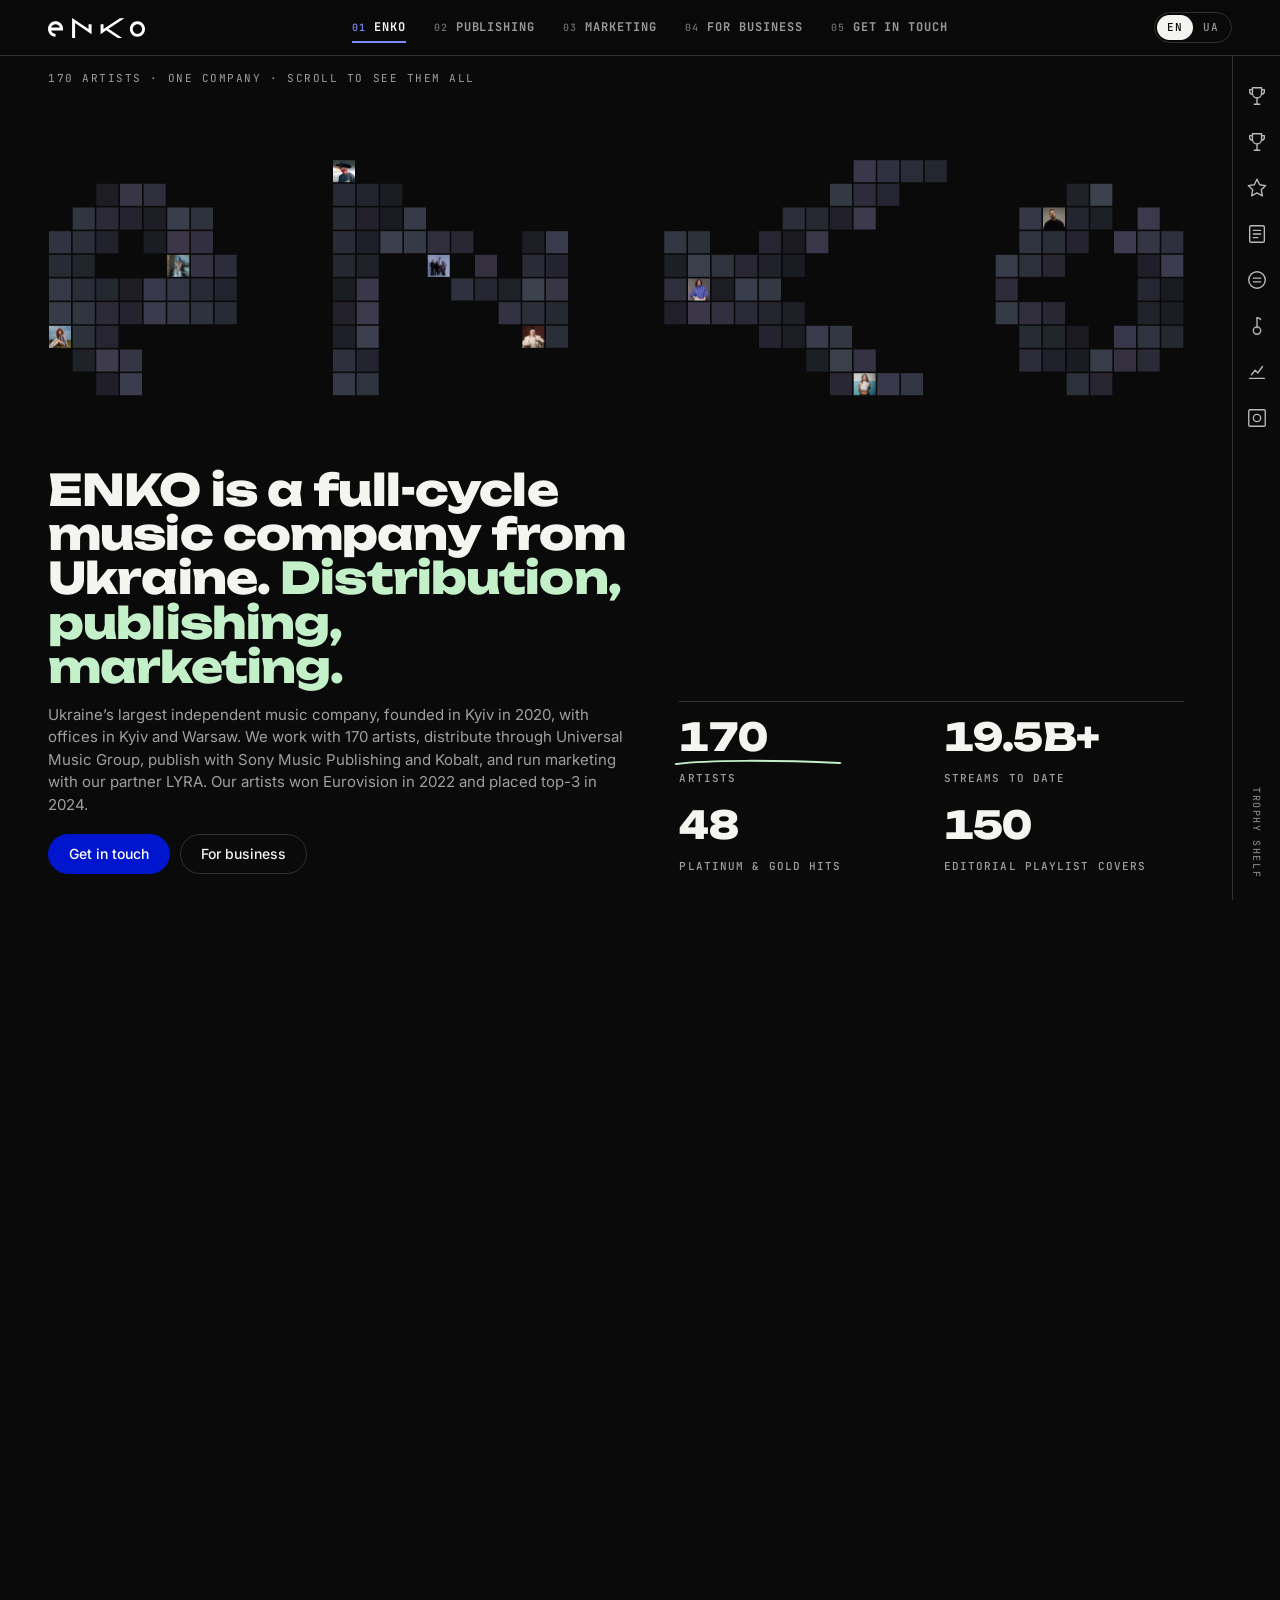
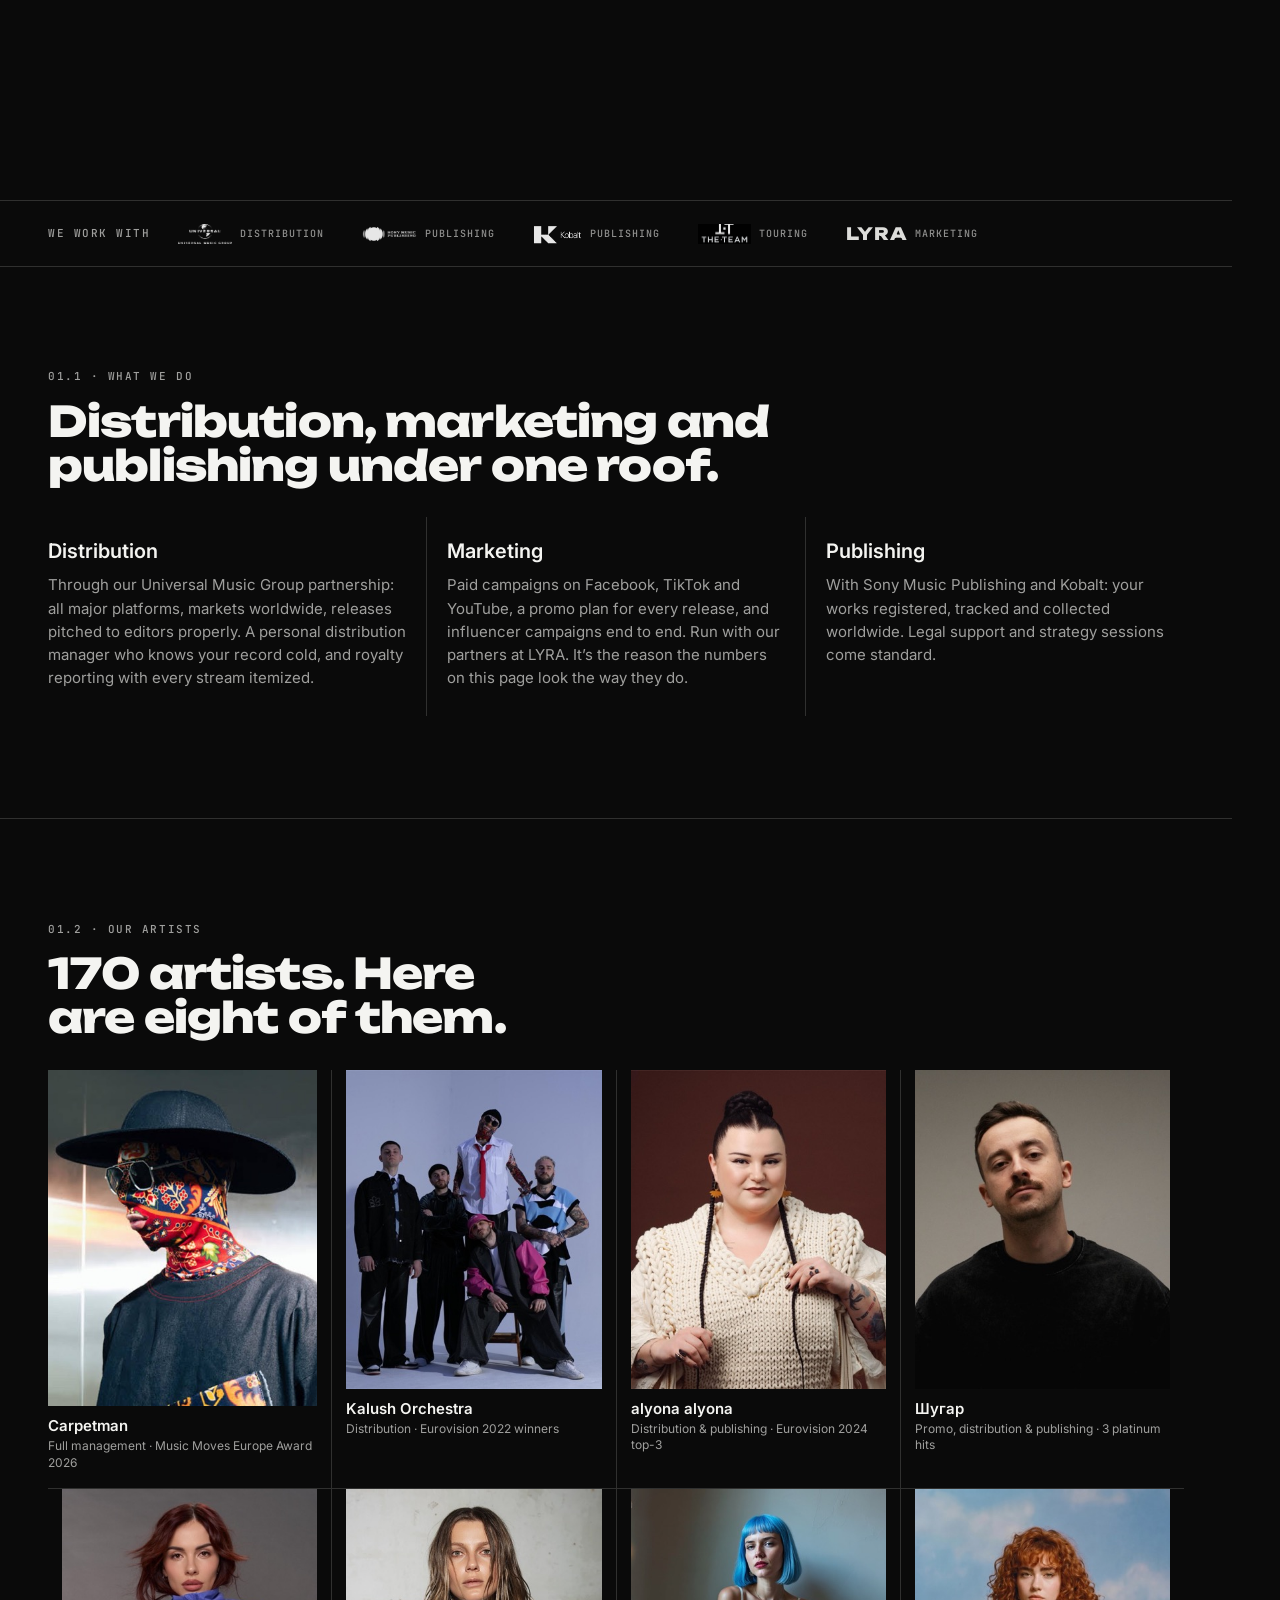
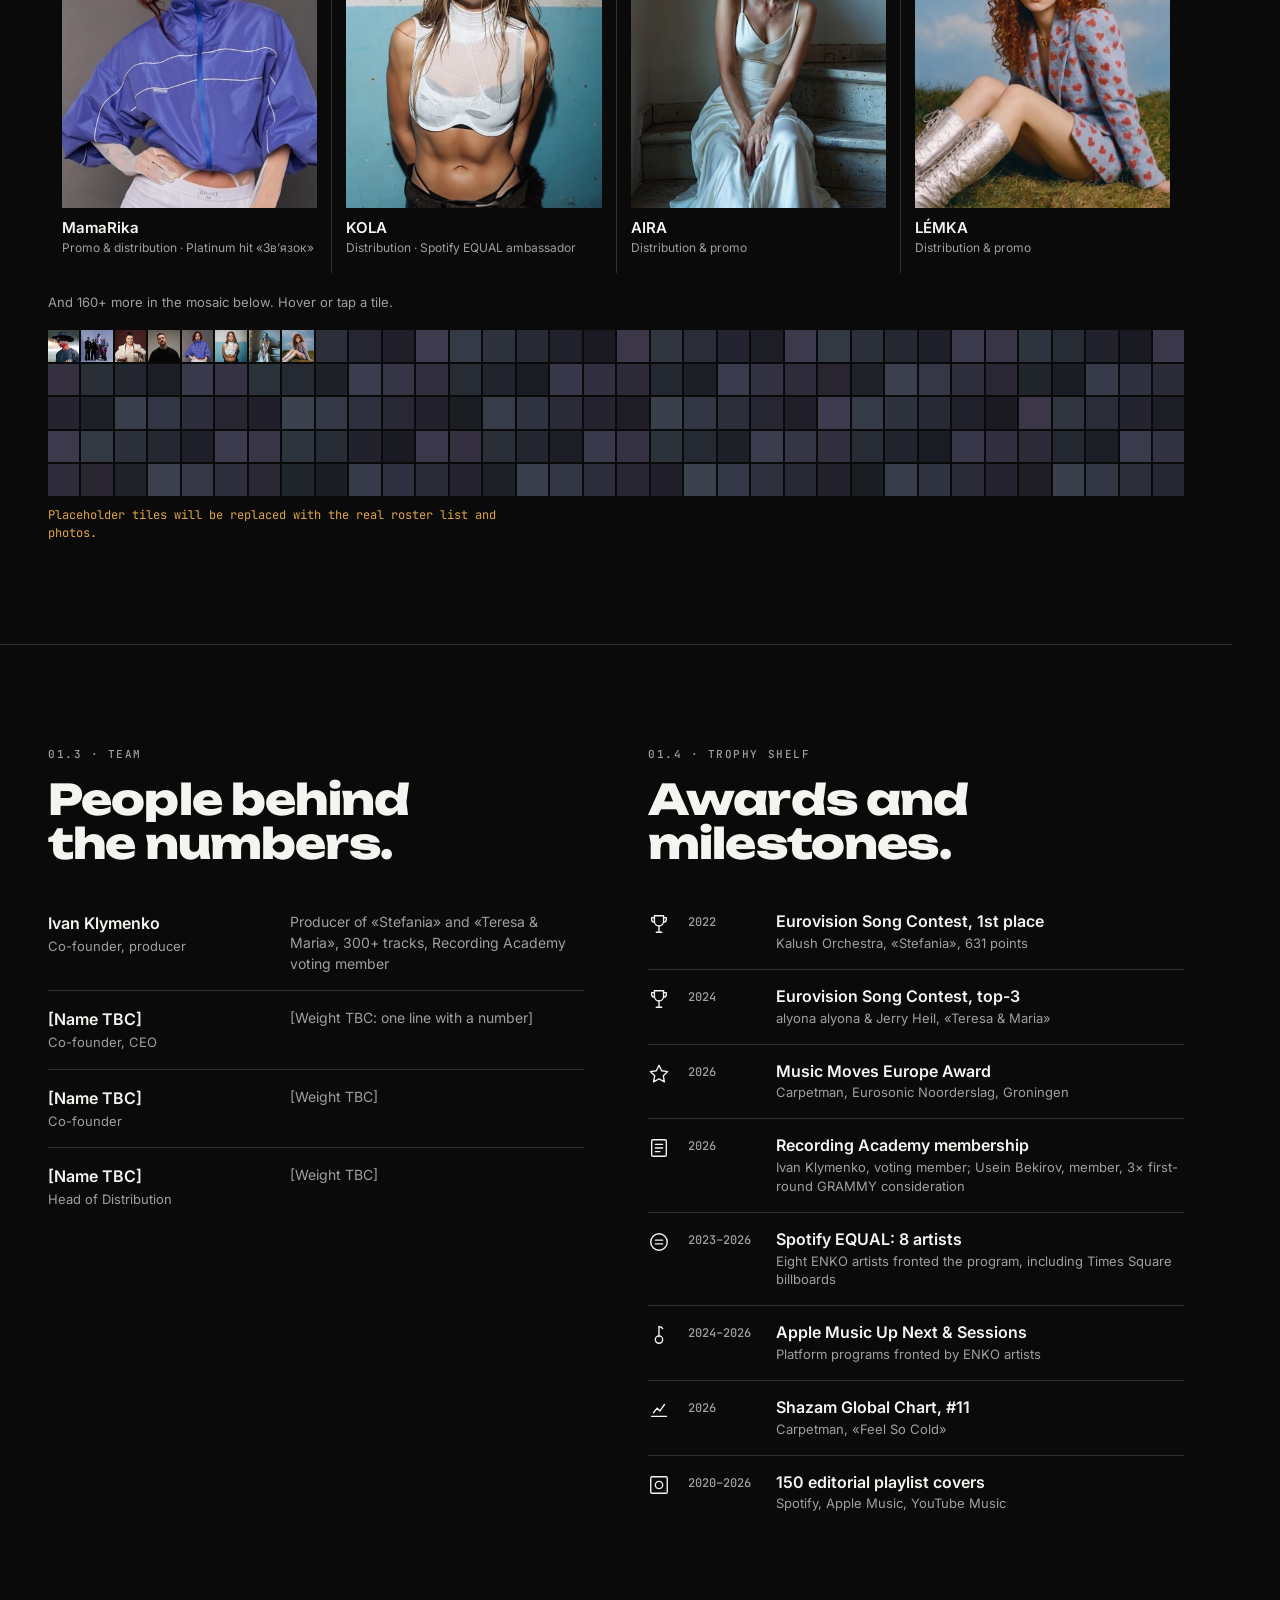
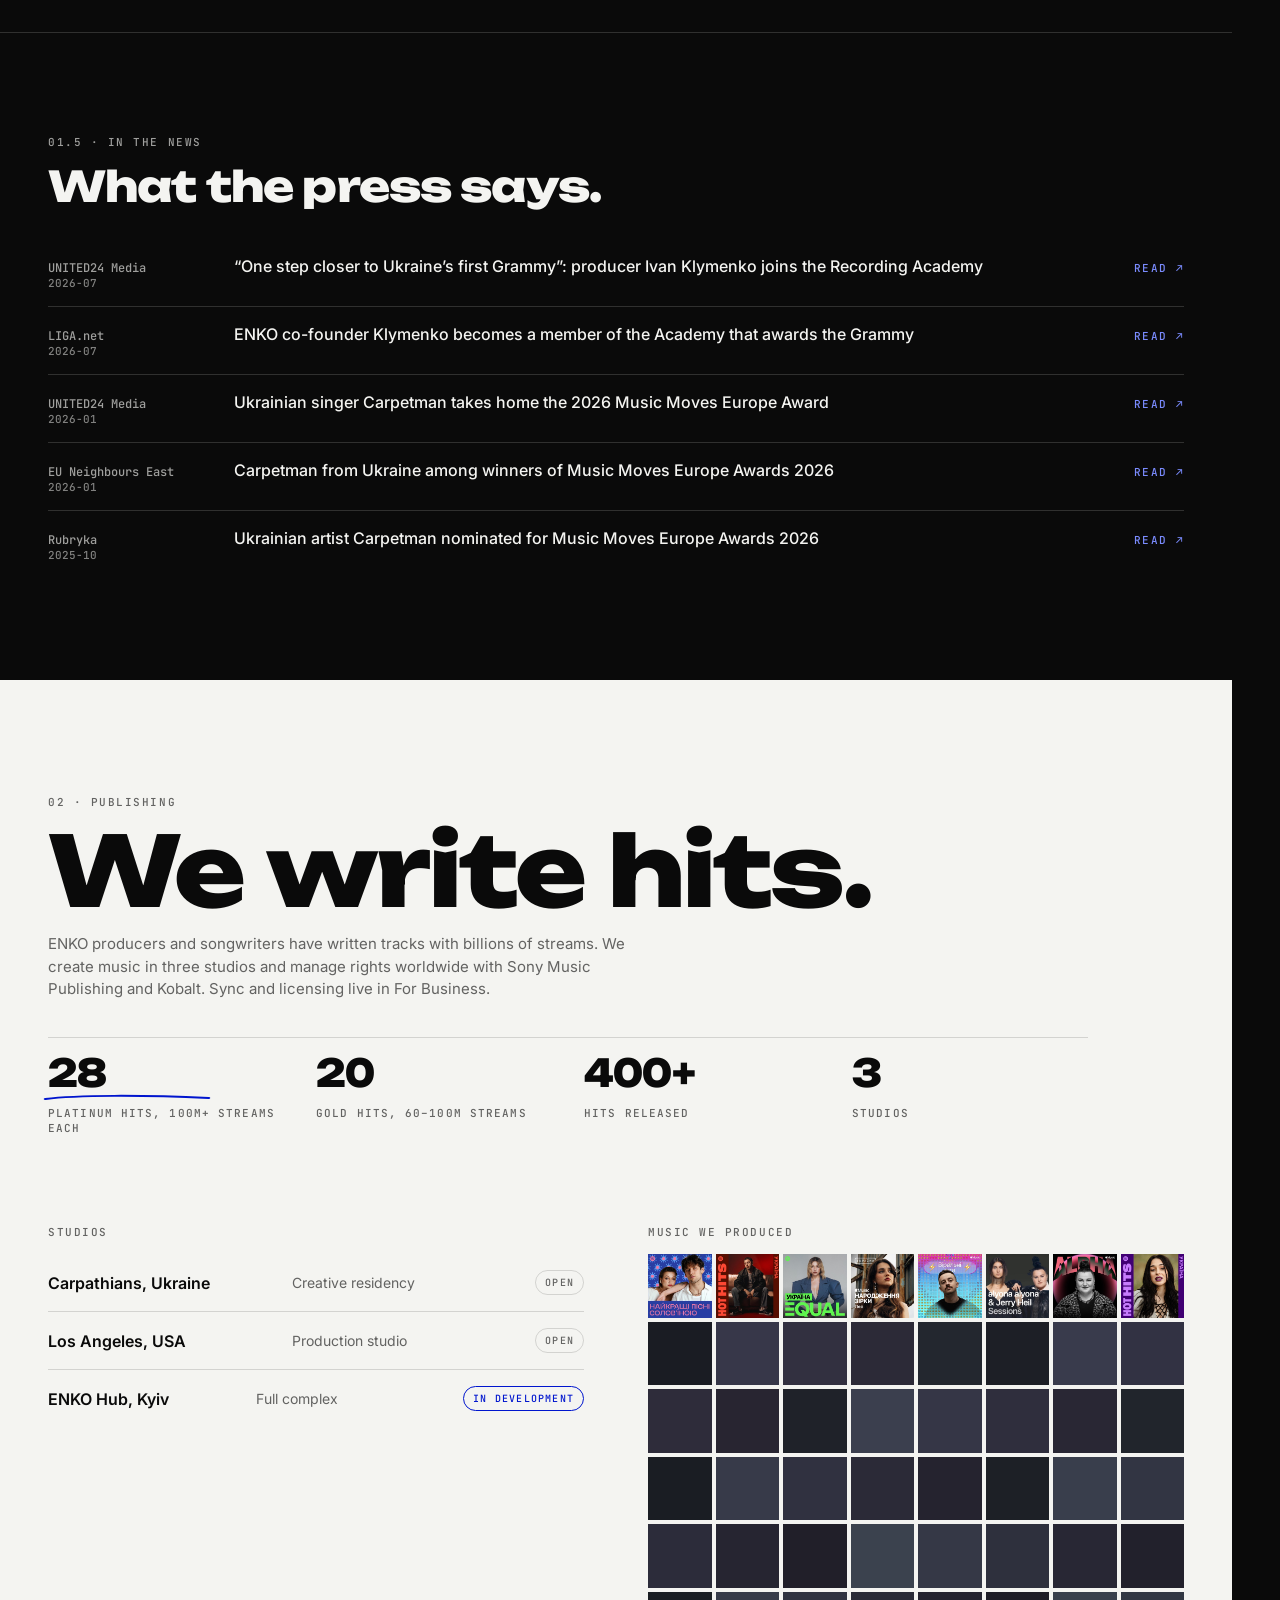
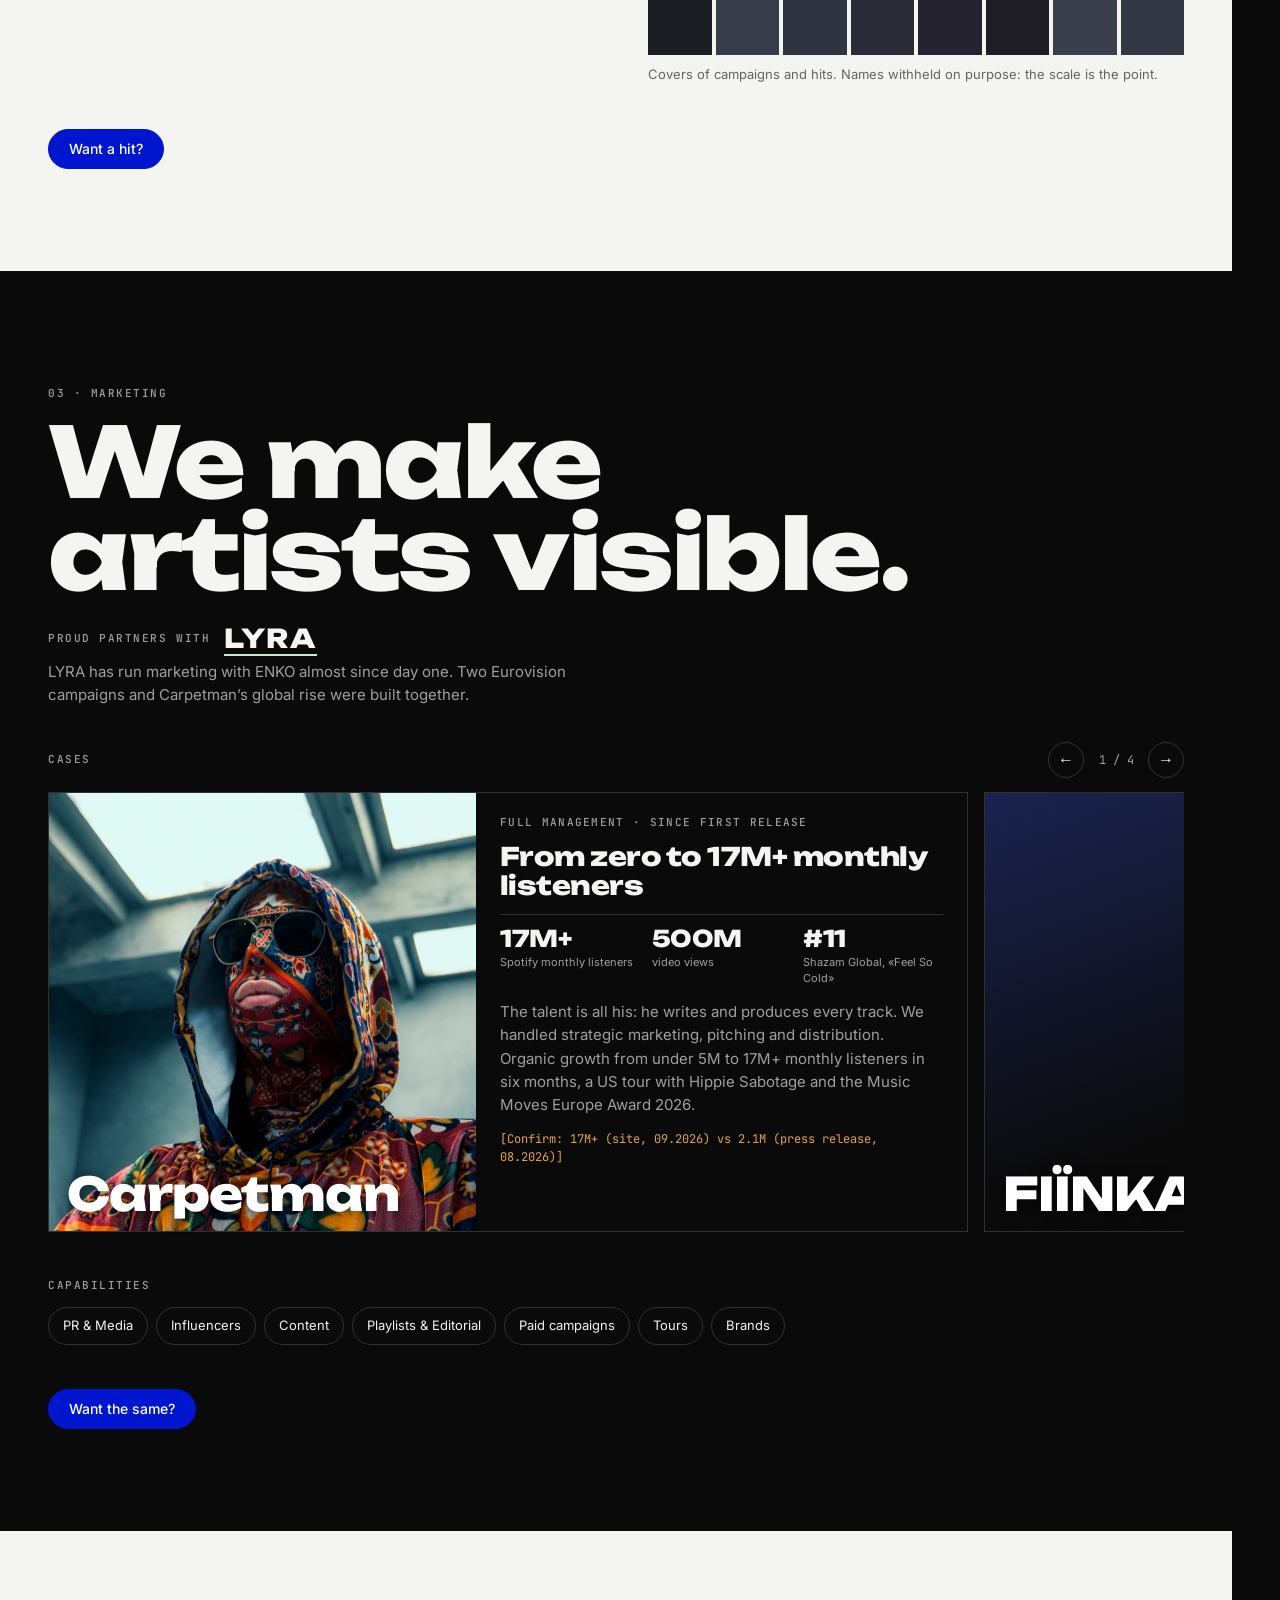
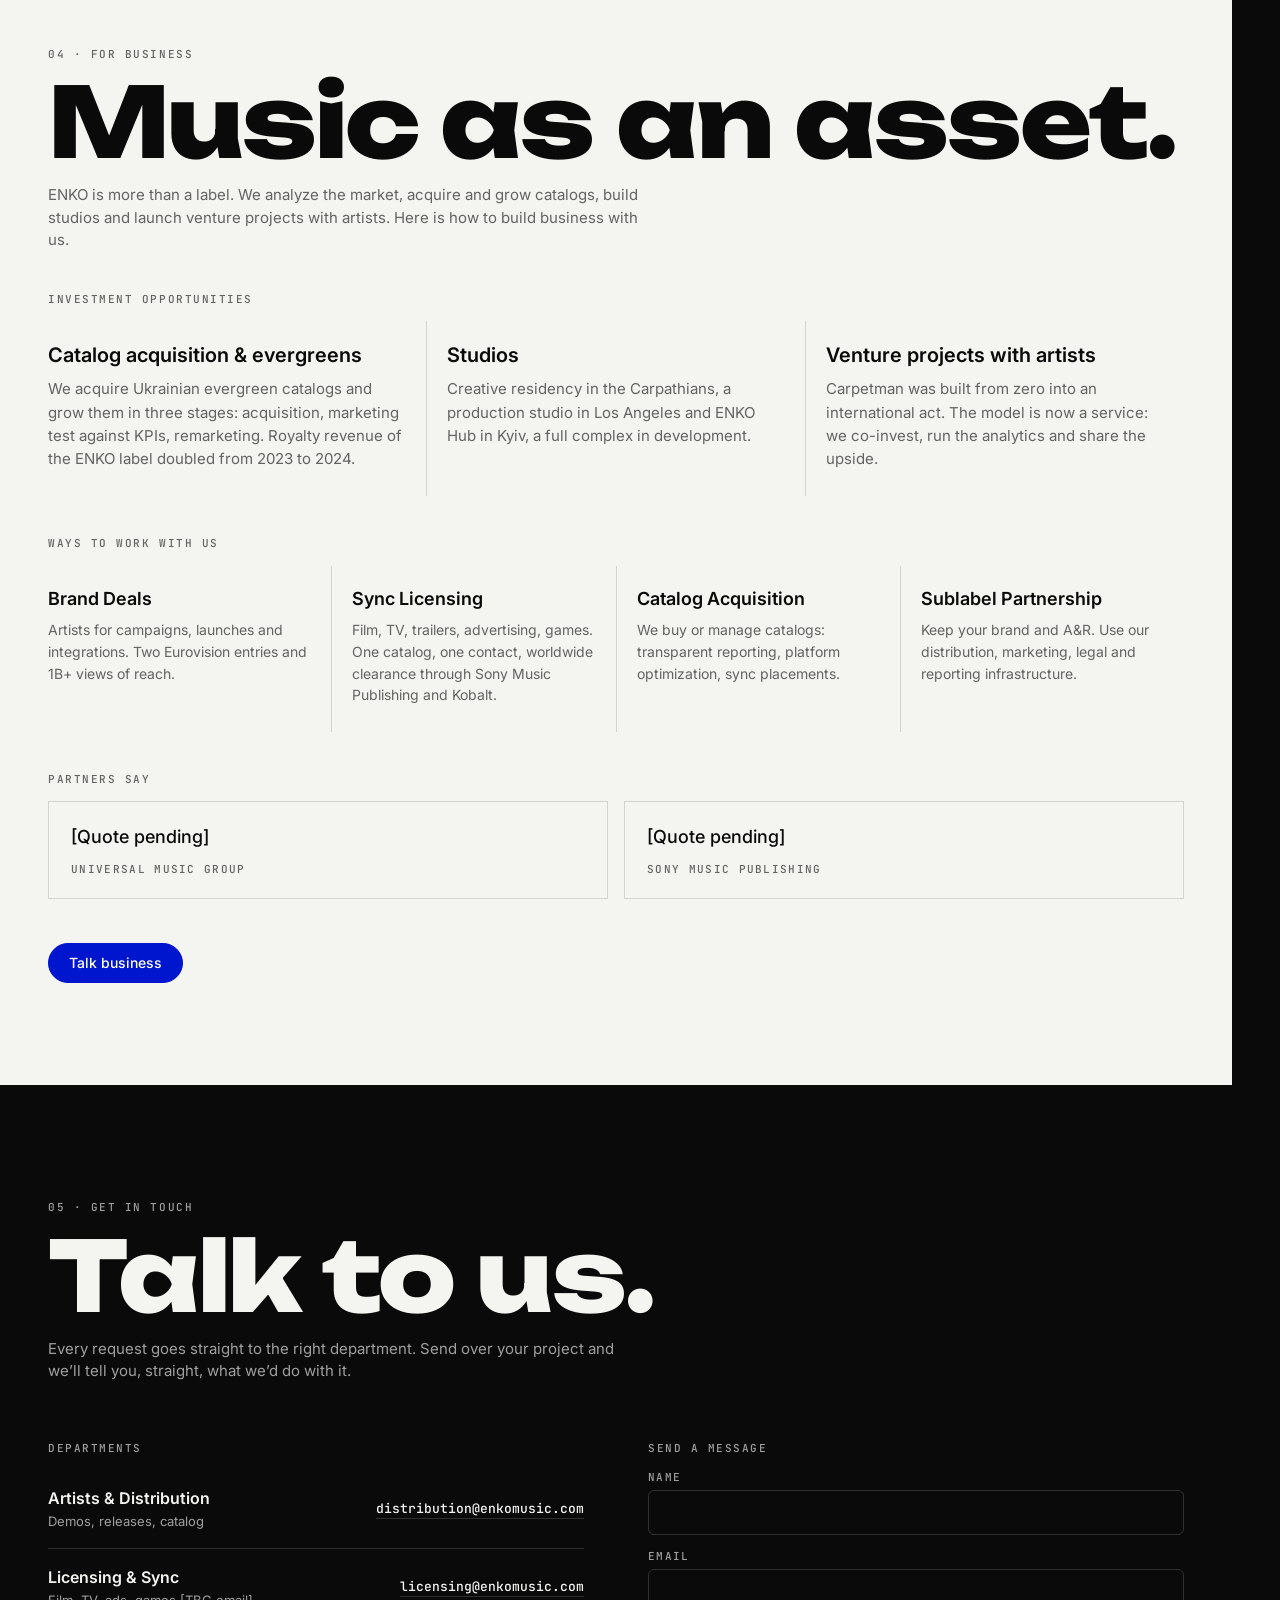
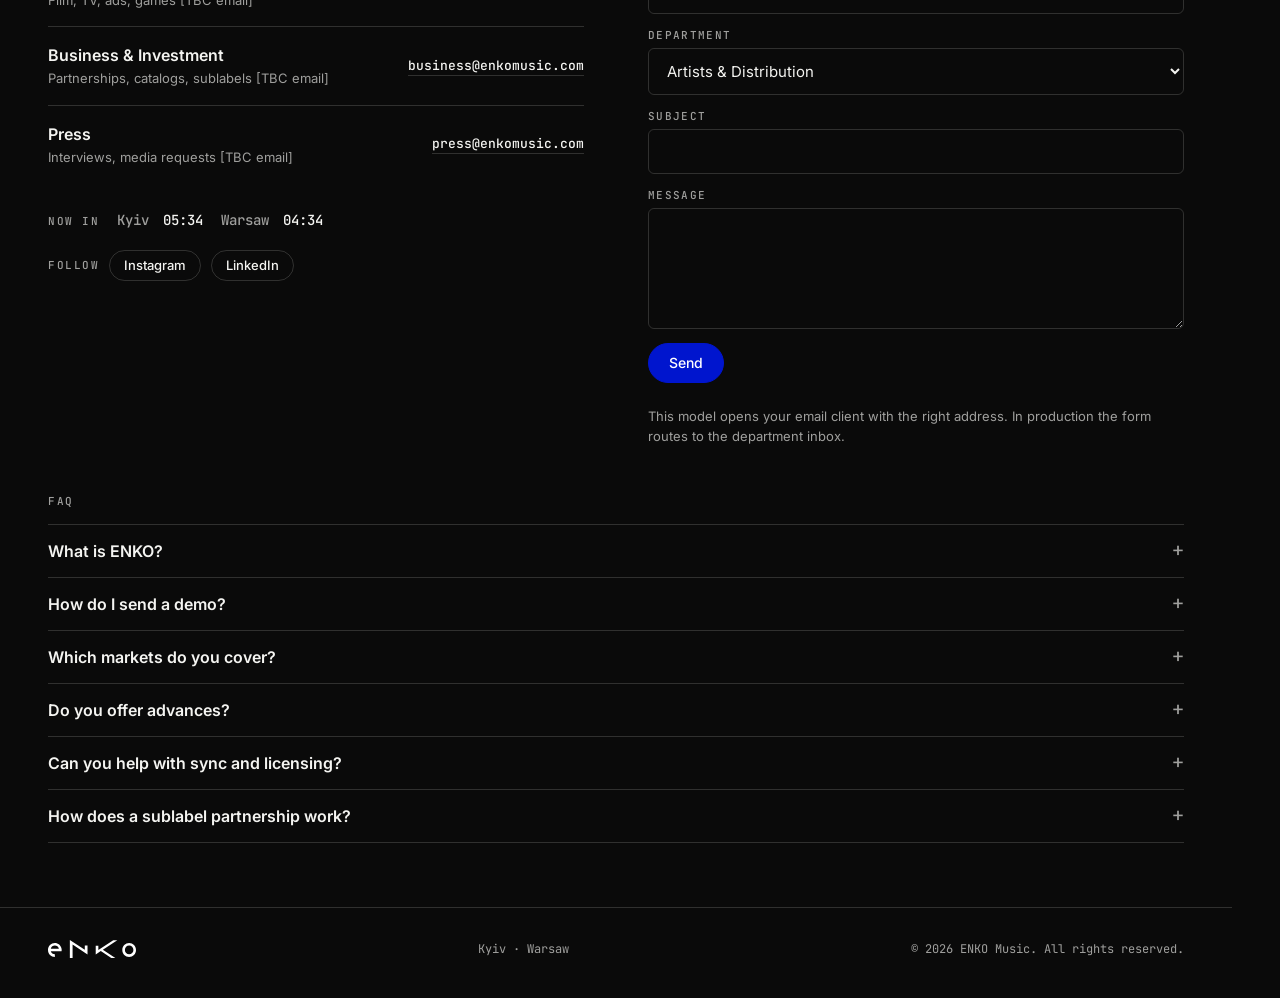
<file: index.html>
<!doctype html>
<!-- Generated by build.sh from src/index.html. Edit src/index.html, then run ./build.sh -->
<html lang="en"><head>
<meta charset="utf-8">
<meta name="viewport" content="width=device-width, initial-scale=1, viewport-fit=cover">
<title>ENKO Music: full-cycle music company from Ukraine</title>
<meta name="description" content="ENKO is Ukraine's largest independent music company: distribution, publishing and marketing under one roof. 170 artists, 19.5B+ streams, Eurovision 2022 winners, offices in Kyiv and Warsaw.">
<link rel="canonical" href="https://enko-distribution.github.io/enko-website/">
<link rel="alternate" hreflang="en" href="https://enko-distribution.github.io/enko-website/?lang=en">
<link rel="alternate" hreflang="uk" href="https://enko-distribution.github.io/enko-website/?lang=uk">
<link rel="alternate" hreflang="x-default" href="https://enko-distribution.github.io/enko-website/">
<meta property="og:title" content="ENKO Music: full-cycle music company from Ukraine">
<meta property="og:description" content="170 artists, 19.5B+ streams, Eurovision 2022 winners. Distribution, publishing, marketing.">
<meta property="og:type" content="website">
<meta property="og:image" content="https://enko-distribution.github.io/enko-website/assets/img/photos/eurovision-2022.jpg">
<meta name="theme-color" content="#0a0a0a">
<link rel="icon" href="assets/img/logos/enko-black.svg" type="image/svg+xml">
<link rel="preconnect" href="https://fonts.googleapis.com">
<link rel="preconnect" href="https://fonts.gstatic.com" crossorigin="">
<link rel="stylesheet" href="https://fonts.googleapis.com/css2?family=Unbounded:wght@500;800&amp;family=Inter:wght@400;500;600&amp;family=JetBrains+Mono:wght@400;500&amp;display=swap">
<link rel="stylesheet" href="assets/styles.css?v=20261023">
<script type="application/ld+json">
{
  "@context": "https://schema.org",
  "@graph": [
    {
      "@type": "Organization",
      "@id": "https://enko-distribution.github.io/enko-website/#org",
      "name": "ENKO",
      "alternateName": ["ENKO Music", "ENKO music label"],
      "url": "https://enko-distribution.github.io/enko-website/",
      "logo": "https://enko-distribution.github.io/enko-website/assets/img/logos/enko-black.svg",
      "foundingDate": "2020",
      "foundingLocation": { "@type": "Place", "name": "Kyiv, Ukraine" },
      "description": "ENKO is a full-cycle music company from Ukraine: distribution, publishing and marketing. 170 artists, 19.5B+ streams, Eurovision 2022 winners, offices in Kyiv and Warsaw.",
      "founder": [{ "@type": "Person", "name": "Ivan Klymenko", "jobTitle": "Co-founder, producer" }],
      "sameAs": ["https://www.instagram.com/enko_music", "https://www.linkedin.com/company/enko-music-label", "https://enkomusic.com"],
      "address": [
        { "@type": "PostalAddress", "addressLocality": "Kyiv", "addressCountry": "UA" },
        { "@type": "PostalAddress", "addressLocality": "Warsaw", "addressCountry": "PL" }
      ],
      "contactPoint": [
        { "@type": "ContactPoint", "contactType": "Artists and distribution", "email": "distribution@enkomusic.com" },
        { "@type": "ContactPoint", "contactType": "Licensing and sync", "email": "licensing@enkomusic.com" },
        { "@type": "ContactPoint", "contactType": "Business and investment", "email": "business@enkomusic.com" }
      ],
      "award": ["Eurovision Song Contest 2022, 1st place (Kalush Orchestra, Stefania)", "Eurovision Song Contest 2024, top-3 (alyona alyona & Jerry Heil, Teresa & Maria)", "Music Moves Europe Award 2026 (Carpetman)"]
    },
    {
      "@type": "FAQPage",
      "mainEntity": [
        { "@type": "Question", "name": "What is ENKO?", "acceptedAnswer": { "@type": "Answer", "text": "ENKO is a full-cycle music company from Ukraine: distribution, publishing and marketing under one roof. Founded in Kyiv in 2020, offices in Kyiv and Warsaw, 170 artists, 19.5B+ streams." } },
        { "@type": "Question", "name": "How do I send a demo to ENKO?", "acceptedAnswer": { "@type": "Answer", "text": "Email distribution@enkomusic.com with streaming links to your best tracks. Every submission is reviewed within 14 business days." } },
        { "@type": "Question", "name": "Which markets does ENKO cover?", "acceptedAnswer": { "@type": "Answer", "text": "All major platforms worldwide through Universal Music Group, 150+ services. Active markets: Ukraine, Poland, Europe and the US." } },
        { "@type": "Question", "name": "Does ENKO offer advances?", "acceptedAnswer": { "@type": "Answer", "text": "Yes. Advances are based on performance data and growth potential. Each deal is structured individually." } },
        { "@type": "Question", "name": "Can ENKO help with sync and licensing?", "acceptedAnswer": { "@type": "Answer", "text": "Yes. ENKO's publishing arm with Sony Music Publishing and Kobalt clears placements for film, TV, advertising and games worldwide." } },
        { "@type": "Question", "name": "How does a sublabel partnership with ENKO work?", "acceptedAnswer": { "@type": "Answer", "text": "You keep your brand and A&R. ENKO provides distribution, marketing, legal support and reporting." } }
      ]
    }
  ]
}
</script>
</head>
<body>

<div class="wipe" aria-hidden="true"></div>

<header class="top" id="top">
  <a class="brand" href="#enko" data-go="enko" aria-label="ENKO">
    <img src="assets/img/logos/enko-white.svg" alt="ENKO" width="116" height="24" class="logo-w">
    <img src="assets/img/logos/enko-black.svg" alt="" width="116" height="24" class="logo-b" aria-hidden="true">
  </a>
  <nav class="nav" aria-label="Sections">
    <a href="#enko" data-go="enko" class="on"><span>01</span><b data-i18n="nav.enko">ENKO</b></a>
    <a href="#publishing" data-go="publishing"><span>02</span><b data-i18n="nav.publishing">Publishing</b></a>
    <a href="#marketing" data-go="marketing"><span>03</span><b data-i18n="nav.marketing">Marketing</b></a>
    <a href="#business" data-go="business"><span>04</span><b data-i18n="nav.business">For Business</b></a>
    <a href="#contact" data-go="contact"><span>05</span><b data-i18n="nav.contact">Get in Touch</b></a>
  </nav>
  <div class="lang" role="group" aria-label="Language">
    <button type="button" data-set-lang="en" class="on">EN</button>
    <button type="button" data-set-lang="uk">UA</button>
  </div>
</header>

<aside class="rail" id="rail" aria-label="Awards"></aside>

<main>

<!-- ============ 01 ENKO ============ -->
<section class="sec sec-enko" id="enko" data-theme="dark" aria-label="ENKO">
  <div class="hero-track">
    <div class="hero-stage">
      <p class="cap mono" data-i18n="hero.caption">170 artists · one company · scroll to see them all</p>
      <div class="mosaic-box" id="heroMosaic" aria-hidden="true"></div>
      <div class="hero-bottom">
        <div class="hero-text">
          <h1><span class="pop" data-i18n="hero.h1">ENKO is a full-cycle music company from Ukraine.</span> <span class="pop mint" data-i18n="hero.h1b">Distribution, publishing, marketing.</span></h1>
          <p class="lead" data-i18n="hero.lead">Ukraine’s largest independent music company, founded in Kyiv in 2020, with offices in Kyiv and Warsaw. We work with 170 artists, distribute through Universal Music Group, publish with Sony Music Publishing and Kobalt, and run marketing with our partner LYRA. Our artists won Eurovision in 2022 and placed top-3 in 2024.</p>
          <div class="cta-row">
            <a class="btn btn-blue" href="#contact" data-go="contact" data-i18n="hero.cta1">Get in touch</a>
            <a class="btn btn-line" href="#business" data-go="business" data-i18n="hero.cta2">For business</a>
          </div>
        </div>
        <div class="counters">
          <div class="counter"><b class="count" data-count="170">170</b><span class="mono" data-i18n="stat.artists">artists</span>
            <svg class="marker" viewBox="0 0 200 20" preserveAspectRatio="none" aria-hidden="true"><path d="M4 12 C 40 4, 120 4, 196 10"></path></svg></div>
          <div class="counter"><b class="count" data-count="19.5B+">19.5B+</b><span class="mono" data-i18n="stat.streams">streams to date</span></div>
          <div class="counter"><b class="count" data-count="48">48</b><span class="mono" data-i18n="stat.hits">platinum &amp; gold hits</span></div>
          <div class="counter"><b class="count" data-count="150">150</b><span class="mono" data-i18n="stat.covers">editorial playlist covers</span></div>
        </div>
      </div>
    </div>
  </div>

  <div class="wrap partners-row">
    <span class="mono lbl" data-i18n="partners.label">We work with</span>
    <ul class="partners" id="partners"><li><img src="assets/img/logos/umg-light.png" alt="Universal Music Group" loading="lazy"><small>distribution</small></li><li><img src="assets/img/logos/sony-mp.png" alt="Sony Music Publishing" loading="lazy"><small>publishing</small></li><li><img src="assets/img/logos/kobalt.png" alt="Kobalt" loading="lazy"><small>publishing</small></li><li><img src="assets/img/logos/the-team.png" alt="THE TEAM" class="opaque" loading="lazy"><small>touring</small></li><li><a class="txt" href="https://lyra.promo" target="_blank" rel="noopener">LYRA</a><small>marketing</small></li></ul>
  </div>

  <div class="wrap block">
    <div class="sec-head"><span class="mono lbl">01.1 · <span data-i18n="wwd.label">What we do</span></span><h2 class="pop" data-i18n="wwd.h2">Distribution, marketing and publishing under one roof.</h2></div>
    <div class="cols3 lines">
      <div><h3 data-i18n="wwd.d.t">Distribution</h3><p data-i18n="wwd.d.p">Through our Universal Music Group partnership: all major platforms, markets worldwide, releases pitched to editors properly. A personal distribution manager who knows your record cold, and royalty reporting with every stream itemized.</p></div>
      <div><h3 data-i18n="wwd.m.t">Marketing</h3><p data-i18n="wwd.m.p">Paid campaigns on Facebook, TikTok and YouTube, a promo plan for every release, and influencer campaigns end to end. Run with our partners at LYRA. It’s the reason the numbers on this page look the way they do.</p></div>
      <div><h3 data-i18n="wwd.p.t">Publishing</h3><p data-i18n="wwd.p.p">With Sony Music Publishing and Kobalt: your works registered, tracked and collected worldwide. Legal support and strategy sessions come standard.</p></div>
    </div>
  </div>

  <div class="wrap block">
    <div class="sec-head"><span class="mono lbl">01.2 · <span data-i18n="artists.label">Our artists</span></span><h2 class="pop" data-i18n="artists.h2">170 artists. Here are eight of them.</h2></div>
    <ul class="roster" id="roster"><li><img src="assets/img/artists/carpetman.jpg" alt="Carpetman" loading="lazy" width="480" height="600"><b>Carpetman</b><small>Full management · Music Moves Europe Award 2026</small></li><li><img src="assets/img/artists/kalush-orchestra.jpg" alt="Kalush Orchestra" loading="lazy" width="480" height="600"><b>Kalush Orchestra</b><small>Distribution · Eurovision 2022 winners</small></li><li><img src="assets/img/artists/alyona-alyona.jpg" alt="alyona alyona" loading="lazy" width="480" height="600"><b>alyona alyona</b><small>Distribution &amp; publishing · Eurovision 2024 top-3</small></li><li><img src="assets/img/artists/shugar.jpg" alt="Шугар" loading="lazy" width="480" height="600"><b>Шугар</b><small>Promo, distribution &amp; publishing · 3 platinum hits</small></li><li><img src="assets/img/artists/mamarika.jpg" alt="MamaRika" loading="lazy" width="480" height="600"><b>MamaRika</b><small>Promo &amp; distribution · Platinum hit «Звʼязок»</small></li><li><img src="assets/img/artists/kola.jpg" alt="KOLA" loading="lazy" width="480" height="600"><b>KOLA</b><small>Distribution · Spotify EQUAL ambassador</small></li><li><img src="assets/img/artists/aira.jpg" alt="AIRA" loading="lazy" width="480" height="600"><b>AIRA</b><small>Distribution &amp; promo</small></li><li><img src="assets/img/artists/lemka.jpg" alt="LÉMKA" loading="lazy" width="480" height="600"><b>LÉMKA</b><small>Distribution &amp; promo</small></li></ul>
    <p class="note" data-i18n="artists.more">And 160+ more in the mosaic below. Hover or tap a tile.</p>
    <div class="mosaic-grid" id="rosterMosaic"></div>
    <p class="note tbc" data-i18n="artists.tbc">Placeholder tiles will be replaced with the real roster list and photos.</p>
  </div>

  <div class="wrap block two">
    <div>
      <div class="sec-head"><span class="mono lbl">01.3 · <span data-i18n="team.label">Team</span></span><h2 class="pop" data-i18n="team.h2">People behind the numbers.</h2></div>
      <ul class="team lines" id="team"><li><div><b>Ivan Klymenko</b><small>Co-founder, producer</small></div><p>Producer of «Stefania» and «Teresa &amp; Maria», 300+ tracks, Recording Academy voting member</p></li><li><div><b>[Name TBC]</b><small>Co-founder, CEO</small></div><p>[Weight TBC: one line with a number]</p></li><li><div><b>[Name TBC]</b><small>Co-founder</small></div><p>[Weight TBC]</p></li><li><div><b>[Name TBC]</b><small>Head of Distribution</small></div><p>[Weight TBC]</p></li></ul>
    </div>
    <div>
      <div class="sec-head"><span class="mono lbl">01.4 · <span data-i18n="awards.label">Trophy shelf</span></span><h2 class="pop" data-i18n="awards.h2">Awards and milestones.</h2></div>
      <ul class="awards lines" id="awards"><li><svg viewBox="0 0 24 24"><path d="M7 3h10v6a5 5 0 0 1-10 0V3z"></path><path d="M7 5H4v2a3 3 0 0 0 3 3M17 5h3v2a3 3 0 0 1-3 3M9 21h6M12 14v7"></path></svg><span class="yr">2022</span><div><b>Eurovision Song Contest, 1st place</b><small>Kalush Orchestra, «Stefania», 631 points</small></div></li><li><svg viewBox="0 0 24 24"><path d="M7 3h10v6a5 5 0 0 1-10 0V3z"></path><path d="M7 5H4v2a3 3 0 0 0 3 3M17 5h3v2a3 3 0 0 1-3 3M9 21h6M12 14v7"></path></svg><span class="yr">2024</span><div><b>Eurovision Song Contest, top-3</b><small>alyona alyona &amp; Jerry Heil, «Teresa &amp; Maria»</small></div></li><li><svg viewBox="0 0 24 24"><path d="M12 2.5l2.9 6 6.6.9-4.8 4.6 1.2 6.5L12 17.4 6.1 20.5l1.2-6.5L2.5 9.4l6.6-.9z"></path></svg><span class="yr">2026</span><div><b>Music Moves Europe Award</b><small>Carpetman, Eurosonic Noorderslag, Groningen</small></div></li><li><svg viewBox="0 0 24 24"><rect x="4" y="3" width="16" height="18" rx="1.5"></rect><path d="M8 8h8M8 12h8M8 16h5"></path></svg><span class="yr">2026</span><div><b>Recording Academy membership</b><small>Ivan Klymenko, voting member; Usein Bekirov, member, 3× first-round GRAMMY consideration</small></div></li><li><svg viewBox="0 0 24 24"><circle cx="12" cy="12" r="9"></circle><path d="M8 10h8M8 14h8"></path></svg><span class="yr">2023–2026</span><div><b>Spotify EQUAL: 8 artists</b><small>Eight ENKO artists fronted the program, including Times Square billboards</small></div></li><li><svg viewBox="0 0 24 24"><path d="M12 3v11"></path><circle cx="12" cy="17" r="4"></circle><path d="M12 3c3 0 4 2 4 2"></path></svg><span class="yr">2024–2026</span><div><b>Apple Music Up Next &amp; Sessions</b><small>Platform programs fronted by ENKO artists</small></div></li><li><svg viewBox="0 0 24 24"><path d="M4 19h16M6 15l4-5 3 3 5-7"></path></svg><span class="yr">2026</span><div><b>Shazam Global Chart, #11</b><small>Carpetman, «Feel So Cold»</small></div></li><li><svg viewBox="0 0 24 24"><rect x="3" y="3" width="18" height="18" rx="1.5"></rect><circle cx="12" cy="12" r="4"></circle></svg><span class="yr">2020–2026</span><div><b>150 editorial playlist covers</b><small>Spotify, Apple Music, YouTube Music</small></div></li></ul>
    </div>
  </div>

  <div class="wrap block">
    <div class="sec-head"><span class="mono lbl">01.5 · <span data-i18n="news.label">In the news</span></span><h2 class="pop" data-i18n="news.h2">What the press says.</h2></div>
    <ul class="news lines" id="news"><li><a href="https://united24media.com/culture/one-step-closer-to-ukraines-first-grammy-ukrainian-music-producer-ivan-klymenko-joins-recording-academy-20798" target="_blank" rel="noopener"><span class="src">UNITED24 Media<small>2026-07</small></span><span class="ttl">“One step closer to Ukraine’s first Grammy”: producer Ivan Klymenko joins the Recording Academy</span><span class="read">Read ↗</span></a></li><li><a href="https://life.liga.net/en/culture/news/enko-founder-klymenko-becomes-a-member-of-the-academy-that-awards-the-grammy" target="_blank" rel="noopener"><span class="src">LIGA.net<small>2026-07</small></span><span class="ttl">ENKO co-founder Klymenko becomes a member of the Academy that awards the Grammy</span><span class="read">Read ↗</span></a></li><li><a href="https://united24media.com/latest-news/ukrainian-singer-carpetman-takes-home-the-2026-music-moves-europe-award-15082" target="_blank" rel="noopener"><span class="src">UNITED24 Media<small>2026-01</small></span><span class="ttl">Ukrainian singer Carpetman takes home the 2026 Music Moves Europe Award</span><span class="read">Read ↗</span></a></li><li><a href="https://euneighbourseast.eu/news/latest-news/carpetman-from-ukraine-among-winners-of-music-moves-europe-awards-2026/" target="_blank" rel="noopener"><span class="src">EU Neighbours East<small>2026-01</small></span><span class="ttl">Carpetman from Ukraine among winners of Music Moves Europe Awards 2026</span><span class="read">Read ↗</span></a></li><li><a href="https://rubryka.com/en/2025/10/18/ukrayinskyj-spivak-carpetman/" target="_blank" rel="noopener"><span class="src">Rubryka<small>2025-10</small></span><span class="ttl">Ukrainian artist Carpetman nominated for Music Moves Europe Awards 2026</span><span class="read">Read ↗</span></a></li></ul>
  </div>
</section>

<!-- ============ 02 PUBLISHING ============ -->
<section class="sec sec-pub" id="publishing" data-theme="light" aria-label="Publishing">
  <div class="wrap">
    <div class="sec-head big"><span class="mono lbl">02 · <span data-i18n="pub.label">Publishing</span></span><h2 class="pop display" data-i18n="pub.h2">We write hits.</h2></div>
    <p class="lead narrow" data-i18n="pub.lead">ENKO producers and songwriters have written tracks with billions of streams. We create music in three studios and manage rights worldwide with Sony Music Publishing and Kobalt. Sync and licensing live in For Business.</p>
    <div class="counters row4">
      <div class="counter"><b class="count" data-count="28">28</b><span class="mono" data-i18n="pub.stat.platinum">platinum hits, 100M+ streams each</span>
        <svg class="marker" viewBox="0 0 200 20" preserveAspectRatio="none" aria-hidden="true"><path d="M4 12 C 40 4, 120 4, 196 10"></path></svg></div>
      <div class="counter"><b class="count" data-count="20">20</b><span class="mono" data-i18n="pub.stat.gold">gold hits, 60–100M streams</span></div>
      <div class="counter"><b class="count" data-count="400+">400+</b><span class="mono" data-i18n="pub.stat.hits">hits released</span></div>
      <div class="counter"><b class="count" data-count="3">3</b><span class="mono" data-i18n="pub.stat.studios">studios</span></div>
    </div>
    <div class="two gap">
      <div>
        <h3 class="mono lbl" data-i18n="pub.studios">Studios</h3>
        <ul class="studios lines" id="studios"><li><b>Carpathians, Ukraine</b><span>Creative residency</span><span class="st">Open</span></li><li><b>Los Angeles, USA</b><span>Production studio</span><span class="st">Open</span></li><li><b>ENKO Hub, Kyiv</b><span>Full complex</span><span class="st dev">In development</span></li></ul>
      </div>
      <div>
        <h3 class="mono lbl" data-i18n="pub.wall">Music we produced</h3>
        <div class="covers" id="covers"></div>
        <p class="note" data-i18n="pub.wall.note">Covers of campaigns and hits. Names withheld on purpose: the scale is the point.</p>
      </div>
    </div>
    <div class="cta-block"><a class="btn btn-blue" href="#contact" data-go="contact" data-dept="distribution" data-i18n="pub.cta">Want a hit?</a></div>
  </div>
</section>

<!-- ============ 03 MARKETING ============ -->
<section class="sec sec-mkt" id="marketing" data-theme="dark" aria-label="Marketing">
  <div class="wrap">
    <div class="sec-head big"><span class="mono lbl">03 · <span data-i18n="mkt.label">Marketing</span></span><h2 class="pop display" data-i18n="mkt.h2">We make artists visible.</h2></div>
    <div class="lyra">
      <p><span class="mono lbl" data-i18n="mkt.lyra">Proud partners with</span> <a href="https://lyra.promo" target="_blank" rel="noopener" class="lyra-logo">LYRA</a></p>
      <p class="lead narrow" data-i18n="mkt.lyra.p">LYRA has run marketing with ENKO almost since day one. Two Eurovision campaigns and Carpetman’s global rise were built together.</p>
    </div>
    <div class="deck-head">
      <h3 class="mono lbl" data-i18n="mkt.cases">Cases</h3>
      <div class="deck-ctrl"><button type="button" class="ctrl" data-deck="-1" aria-label="Previous case">←</button><span class="mono" id="deckCount">1 / 4</span><button type="button" class="ctrl" data-deck="1" aria-label="Next case">→</button></div>
    </div>
    <div class="deck" id="deck"><article class="case"><div class="pic" style="background-image:url(assets/img/photos/carpetman-hood.jpg)"><b>Carpetman</b></div><div class="body"><span class="tag">Full management · since first release</span><h4>From zero to 17M+ monthly listeners</h4><div class="stats"><div><b>17M+</b><small>Spotify monthly listeners</small></div><div><b>500M</b><small>video views</small></div><div><b>#11</b><small>Shazam Global, «Feel So Cold»</small></div></div><p>The talent is all his: he writes and produces every track. We handled strategic marketing, pitching and distribution. Organic growth from under 5M to 17M+ monthly listeners in six months, a US tour with Hippie Sabotage and the Music Moves Europe Award 2026.</p><span class="tbc">[Confirm: 17M+ (site, 09.2026) vs 2.1M (press release, 08.2026)]</span></div></article><article class="case"><div class="pic grad"><b>FIЇNKA</b></div><div class="body"><span class="tag">Distribution &amp; marketing · since 2022</span><h4>From 315K to 9.9M streams a year</h4><div class="stats"><div><b>31×</b><small>growth in yearly Spotify streams, 2022 → 2025</small></div><div><b>20.4M</b><small>Spotify streams to date</small></div><div><b>2</b><small>platinum hits: «Грушка», «Афини»</small></div></div><p>We spotted the potential early and invested in growth: release plan, editorial pitching and content strategy turned an ethno-pop voice into a platinum catalogue.</p><span class="tbc">[Figures from ENKO deck, 07.2026: confirm]</span></div></article><article class="case"><div class="pic grad"><b>IVAN LIULENOV</b></div><div class="body"><span class="tag">Distribution &amp; marketing · since 2023</span><h4>From 1.4M to 14M streams a year</h4><div class="stats"><div><b>10×</b><small>growth in yearly Spotify streams, 2022 → 2025</small></div><div><b>228M</b><small>streams, «Шовковиця» (platinum)</small></div><div><b>2023</b><small>collaboration started</small></div></div><p>A catalogue that used to sit still. Release cadence, TikTok sound seeding and playlist work multiplied yearly streams tenfold in two years.</p><span class="tbc">[Figures from ENKO deck, 07.2026: confirm]</span></div></article><article class="case"><div class="pic" style="background-image:url(assets/img/artists/kola.jpg)"><b>KOLA</b></div><div class="body"><span class="tag">Distribution · since 2022</span><h4>From 90K to 94M streams a year</h4><div class="stats"><div><b>1000×</b><small>growth in yearly Spotify streams, 2021 → 2025</small></div><div><b>106M</b><small>Spotify streams to date</small></div><div><b>EQUAL</b><small>Spotify EQUAL ambassador</small></div></div><p>Six platinum and gold hits, a Spotify EQUAL campaign and consistent editorial support: the fastest-growing catalogue in the roster.</p><span class="tbc">[Figures from ENKO deck, 07.2026: confirm]</span></div></article></div>
    <h3 class="mono lbl" data-i18n="mkt.caps">Capabilities</h3>
    <ul class="pills" id="caps"><li>PR &amp; Media</li><li>Influencers</li><li>Content</li><li>Playlists &amp; Editorial</li><li>Paid campaigns</li><li>Tours</li><li>Brands</li></ul>
    <div class="cta-block"><a class="btn btn-blue" href="#contact" data-go="contact" data-dept="distribution" data-i18n="mkt.cta">Want the same?</a></div>
  </div>
</section>

<!-- ============ 04 FOR BUSINESS ============ -->
<section class="sec sec-biz" id="business" data-theme="light" aria-label="For Business">
  <div class="wrap">
    <div class="sec-head big"><span class="mono lbl">04 · <span data-i18n="biz.label">For Business</span></span><h2 class="pop display" data-i18n="biz.h2">Music as an asset.</h2></div>
    <p class="lead narrow" data-i18n="biz.lead">ENKO is more than a label. We analyze the market, acquire and grow catalogs, build studios and launch venture projects with artists. Here is how to build business with us.</p>
    <h3 class="mono lbl" data-i18n="biz.opps">Investment opportunities</h3>
    <div class="cols3 lines" id="opps"><div><h3>Catalog acquisition &amp; evergreens</h3><p>We acquire Ukrainian evergreen catalogs and grow them in three stages: acquisition, marketing test against KPIs, remarketing. Royalty revenue of the ENKO label doubled from 2023 to 2024.</p></div><div><h3>Studios</h3><p>Creative residency in the Carpathians, a production studio in Los Angeles and ENKO Hub in Kyiv, a full complex in development.</p></div><div><h3>Venture projects with artists</h3><p>Carpetman was built from zero into an international act. The model is now a service: we co-invest, run the analytics and share the upside.</p></div></div>
    <h3 class="mono lbl" data-i18n="biz.formats">Ways to work with us</h3>
    <div class="formats" id="formats"><div><h4>Brand Deals</h4><p>Artists for campaigns, launches and integrations. Two Eurovision entries and 1B+ views of reach.</p></div><div><h4>Sync Licensing</h4><p>Film, TV, trailers, advertising, games. One catalog, one contact, worldwide clearance through Sony Music Publishing and Kobalt.</p></div><div><h4>Catalog Acquisition</h4><p>We buy or manage catalogs: transparent reporting, platform optimization, sync placements.</p></div><div><h4>Sublabel Partnership</h4><p>Keep your brand and A&amp;R. Use our distribution, marketing, legal and reporting infrastructure.</p></div></div>
    <h3 class="mono lbl" data-i18n="biz.testimonials">Partners say</h3>
    <div class="quotes" id="quotes"><blockquote class="quote"><p>[Quote pending]</p><small>Universal Music Group</small></blockquote><blockquote class="quote"><p>[Quote pending]</p><small>Sony Music Publishing</small></blockquote></div>
    <div class="cta-block"><a class="btn btn-blue" href="#contact" data-go="contact" data-dept="business" data-i18n="biz.cta">Talk business</a></div>
  </div>
</section>

<!-- ============ 05 GET IN TOUCH ============ -->
<section class="sec sec-contact" id="contact" data-theme="dark" aria-label="Get in Touch">
  <div class="wrap">
    <div class="sec-head big"><span class="mono lbl">05 · <span data-i18n="contact.label">Get in Touch</span></span><h2 class="pop display" data-i18n="contact.h2">Talk to us.</h2></div>
    <p class="lead narrow" data-i18n="contact.lead">Every request goes straight to the right department. Send over your project and we’ll tell you, straight, what we’d do with it.</p>
    <div class="two gap">
      <div>
        <h3 class="mono lbl" data-i18n="contact.depts">Departments</h3>
        <ul class="depts lines" id="depts"><li><div><b>Artists &amp; Distribution</b><small>Demos, releases, catalog</small></div><a href="mailto:distribution@enkomusic.com">distribution@enkomusic.com</a></li><li><div><b>Licensing &amp; Sync</b><small>Film, TV, ads, games [TBC email]</small></div><a href="mailto:licensing@enkomusic.com">licensing@enkomusic.com</a></li><li><div><b>Business &amp; Investment</b><small>Partnerships, catalogs, sublabels [TBC email]</small></div><a href="mailto:business@enkomusic.com">business@enkomusic.com</a></li><li><div><b>Press</b><small>Interviews, media requests [TBC email]</small></div><a href="mailto:press@enkomusic.com">press@enkomusic.com</a></li></ul>
        <div class="clocks">
          <span class="mono lbl" data-i18n="clocks.label">Now in</span>
          <span class="clock"><b data-i18n="clock.kyiv">Kyiv</b> <time id="clockKyiv">--:--</time></span>
          <span class="clock"><b data-i18n="clock.warsaw">Warsaw</b> <time id="clockWarsaw">--:--</time></span>
        </div>
        <div class="social">
          <span class="mono lbl" data-i18n="social.label">Follow</span>
          <a class="btn btn-line sm" href="https://www.instagram.com/enko_music" target="_blank" rel="noopener">Instagram</a>
          <a class="btn btn-line sm" href="https://www.linkedin.com/company/enko-music-label" target="_blank" rel="noopener">LinkedIn</a>
        </div>
      </div>
      <div>
        <h3 class="mono lbl" data-i18n="contact.form">Send a message</h3>
        <form class="form" id="form" novalidate="">
          <label><span data-i18n="form.name">Name</span><input type="text" id="fName" name="name" autocomplete="name" required=""></label>
          <label><span data-i18n="form.email">Email</span><input type="email" id="fEmail" name="email" autocomplete="email" required=""></label>
          <label><span data-i18n="form.dept">Department</span><select id="fDept" name="dept"><option value="distribution">Artists &amp; Distribution</option><option value="licensing">Licensing &amp; Sync</option><option value="business">Business &amp; Investment</option><option value="press">Press</option></select></label>
          <label><span data-i18n="form.subject">Subject</span><input type="text" id="fSubject" name="subject" required=""></label>
          <label><span data-i18n="form.message">Message</span><textarea id="fMessage" name="message" rows="5" required=""></textarea></label>
          <button type="submit" class="btn btn-blue" data-i18n="form.send">Send</button>
          <p class="note" data-i18n="form.note">This model opens your email client with the right address. In production the form routes to the department inbox.</p>
        </form>
      </div>
    </div>
    <div class="two gap">
      <div>
        <h3 class="mono lbl" data-i18n="faq.title">FAQ</h3>
        <div class="faq" id="faq"><details><summary>What is ENKO?</summary><p>ENKO is a full-cycle music company from Ukraine: distribution, publishing and marketing under one roof. Founded in Kyiv in 2020, offices in Kyiv and Warsaw, 170 artists, 19.5B+ streams.</p></details><details><summary>How do I send a demo?</summary><p>Email distribution@enkomusic.com with streaming links to your best tracks. Every submission is reviewed within 14 business days.</p></details><details><summary>Which markets do you cover?</summary><p>All major platforms worldwide through Universal Music Group, 150+ services. Active markets: Ukraine, Poland, Europe and the US.</p></details><details><summary>Do you offer advances?</summary><p>Yes. Advances are based on performance data and growth potential. Each deal is structured individually.</p></details><details><summary>Can you help with sync and licensing?</summary><p>Yes. Our publishing arm with Sony Music Publishing and Kobalt clears placements for film, TV, advertising and games worldwide.</p></details><details><summary>How does a sublabel partnership work?</summary><p>You keep your brand and A&amp;R. We provide distribution, marketing, legal support and reporting.</p></details></div>
      </div>
      <div data-lang-only="uk" hidden="">
        <h3 class="mono lbl" data-i18n="ig.title">Instagram</h3>
        <p class="lead narrow" data-i18n="ig.text">Follow @enko_music for releases, covers and backstage.</p>
        <div class="ig-grid" id="igGrid"></div>
        <a class="btn btn-line sm" href="https://www.instagram.com/enko_music" target="_blank" rel="noopener">@enko_music</a>
      </div>
    </div>
  </div>
  <footer class="foot wrap">
    <img src="assets/img/logos/enko-white.svg" alt="ENKO" width="96" height="20">
    <span class="mono" data-i18n="footer.loc">Kyiv · Warsaw</span>
    <span class="mono" data-i18n="footer.copy">© 2026 ENKO Music. All rights reserved.</span>
  </footer>
</section>

</main>

<nav class="nav-m" aria-label="Sections (mobile)">
  <a href="#enko" data-go="enko" class="on"><span>01</span><b data-i18n="nav.enko">ENKO</b></a>
  <a href="#publishing" data-go="publishing"><span>02</span><b data-i18n="nav.publishing">Publishing</b></a>
  <a href="#marketing" data-go="marketing"><span>03</span><b data-i18n="nav.marketing">Marketing</b></a>
  <a href="#business" data-go="business"><span>04</span><b data-i18n="nav.business">For Business</b></a>
  <a href="#contact" data-go="contact"><span>05</span><b data-i18n="nav.contact">Get in Touch</b></a>
</nav>

<script src="assets/data.js?v=20261023" defer=""></script>
<script src="assets/i18n.js?v=20261023" defer=""></script>
<script src="assets/main.js?v=20261023" defer=""></script>


</body></html>
</file>
<file: assets/styles.css>
/* ENKO website model · direction A «Mosaic» · no libraries */
:root{
  --black:#0a0a0a; --white:#f4f4f1; --blue:#0015ce; --mint:#c3f0c8;
  --display:'Unbounded',Inter,system-ui,sans-serif;
  --body:Inter,system-ui,-apple-system,sans-serif;
  --mono:'JetBrains Mono',ui-monospace,SFMono-Regular,Menlo,monospace;
  --head:56px; --gutter:clamp(16px,4vw,48px);
  --hb:var(--black); --hf:var(--white); --hl:rgba(244,244,241,.16); --haccent:#7b8cff;
  color-scheme:dark;
}
html[data-theme="light"]{--hb:var(--white);--hf:var(--black);--hl:rgba(10,10,10,.14);--haccent:var(--blue);color-scheme:light}
*{box-sizing:border-box}
.hero-bottom>*,.two>*,.cols3>div,.formats>div,.case>*{min-width:0}
html{scroll-behavior:auto;-webkit-text-size-adjust:100%}
body{margin:0;background:var(--black);color:var(--white);font:400 16px/1.5 var(--body);overflow-x:hidden}
img{max-width:100%;display:block}
a{color:inherit}
:focus-visible{outline:2px solid var(--accent,var(--haccent));outline-offset:2px}
.mono{font-family:var(--mono)}
.lbl{font:500 11px/1.4 var(--mono);letter-spacing:.14em;text-transform:uppercase;color:var(--fg2);margin:0}
h3.lbl{margin:40px 0 14px}
.note{font-size:13px;color:var(--fg2);margin:10px 0 0;max-width:70ch}
.tbc{font:400 12px/1.5 var(--mono);color:#e0a54a}
.mint{color:var(--mint)}

/* ===== sections & themes ===== */
.sec{background:var(--bg);color:var(--fg);scroll-margin-top:var(--head);position:relative}
.sec[data-theme="dark"]{--bg:var(--black);--fg:var(--white);--fg2:rgba(244,244,241,.64);--line:rgba(244,244,241,.16);--tile:#1a1a1a;--accent:#7b8cff;--marker:var(--mint)}
.sec[data-theme="light"]{--bg:var(--white);--fg:var(--black);--fg2:rgba(10,10,10,.62);--line:rgba(10,10,10,.14);--tile:#dcdcd6;--accent:var(--blue);--marker:var(--blue)}
.wrap{max-width:1320px;margin:0 auto;padding-inline:var(--gutter)}
.block{padding-block:clamp(56px,8vw,112px);border-top:1px solid var(--line)}
@media (min-width:1200px){main{padding-right:48px}.top{padding-left:max(var(--gutter),calc((100% - 1368px)/2 + var(--gutter)));padding-right:calc(48px + max(var(--gutter),calc((100% - 1368px)/2 + var(--gutter))))}}

/* ===== header ===== */
.top{position:fixed;top:0;left:0;right:0;height:var(--head);z-index:60;display:grid;grid-template-columns:auto 1fr auto;align-items:center;gap:16px;padding-top:env(safe-area-inset-top,0px);padding-inline:max(var(--gutter),calc((100% - 1320px)/2 + var(--gutter)));background:color-mix(in srgb,var(--hb) 78%,transparent);backdrop-filter:blur(12px);-webkit-backdrop-filter:blur(12px);border-bottom:1px solid var(--hl);color:var(--hf);transition:background .5s,color .5s,border-color .5s}
.brand{display:inline-flex;align-items:center}
.brand img{height:20px;width:auto}
.logo-b{display:none}
html[data-theme="light"] .logo-w{display:none}
html[data-theme="light"] .logo-b{display:block}
.nav{grid-column:2;display:flex;justify-content:center;gap:clamp(14px,2.2vw,32px)}
.nav a{display:inline-flex;gap:8px;align-items:baseline;text-decoration:none;font:500 12px/1 var(--mono);letter-spacing:.08em;text-transform:uppercase;color:color-mix(in srgb,var(--hf) 62%,transparent);padding:8px 0;border-bottom:2px solid transparent;transition:color .2s,border-color .2s}
.nav a span{font-size:10px;opacity:.7}
.nav a:hover{color:var(--hf)}
.nav a.on{color:var(--hf);border-color:var(--haccent)}
.nav a.on span{color:var(--haccent);opacity:1}
.lang{grid-column:3;justify-self:end;display:inline-flex;border:1px solid var(--hl);border-radius:999px;padding:2px}
.lang button{appearance:none;background:transparent;border:0;color:color-mix(in srgb,var(--hf) 62%,transparent);font:500 11px/1 var(--mono);letter-spacing:.08em;padding:7px 10px;border-radius:999px;cursor:pointer}
.lang button.on{background:var(--hf);color:var(--hb)}
@media (max-width:900px){.nav{display:none}}

/* ===== mobile bottom nav ===== */
.nav-m{position:fixed;left:0;right:0;bottom:0;display:none;gap:6px;overflow-x:auto;scrollbar-width:none;padding:8px 12px calc(8px + env(safe-area-inset-bottom,0px));background:rgba(10,10,10,.86);backdrop-filter:blur(12px);-webkit-backdrop-filter:blur(12px);border-top:1px solid rgba(255,255,255,.14);z-index:60}
.nav-m::-webkit-scrollbar{display:none}
.nav-m a{flex:0 0 auto;display:inline-flex;gap:5px;align-items:center;padding:7px 10px;border-radius:999px;border:1px solid rgba(255,255,255,.16);color:#d6d6d2;text-decoration:none;font:500 11px/1 var(--mono);letter-spacing:.02em}
.nav-m a span{opacity:.6;font-size:10px}
.nav-m a.on{background:var(--blue);border-color:var(--blue);color:#fff}
.nav-m a.on span{opacity:1}
@media (max-width:900px){.nav-m{display:flex} body{padding-bottom:58px}}

/* ===== trophy rail ===== */
.rail{position:fixed;right:0;top:var(--head);bottom:0;width:48px;z-index:55;display:none;flex-direction:column;align-items:center;gap:18px;padding-top:26px;border-left:1px solid var(--hl);background:var(--hb);color:var(--hf);transition:background .5s,color .5s}
@media (min-width:1200px){.rail{display:flex}}
.rail-item{position:relative}
.rail-btn{appearance:none;background:transparent;border:0;color:inherit;width:28px;height:28px;padding:0;cursor:pointer;display:grid;place-items:center;opacity:.75;animation:breathe 5s ease-in-out infinite;animation-delay:var(--d,0s)}
.rail-btn svg{width:22px;height:22px;fill:none;stroke:currentColor;stroke-width:1.5;stroke-linecap:round;stroke-linejoin:round}
.rail-item:hover .rail-btn,.rail-item:focus-within .rail-btn{opacity:1;animation-play-state:paused}
@keyframes breathe{0%,100%{transform:translateY(0) rotate(0)}50%{transform:translateY(-2px) rotate(-3deg)}}
.rail-card{position:absolute;right:52px;top:50%;transform:translate(8px,-50%);width:280px;background:var(--hb);color:var(--hf);border:1px solid var(--hl);padding:14px 16px;display:grid;gap:4px;opacity:0;pointer-events:none;transition:opacity .2s,transform .2s;box-shadow:0 12px 40px rgba(0,0,0,.35)}
.rail-card .yr{font:500 11px var(--mono);letter-spacing:.12em;color:var(--haccent)}
.rail-card b{font:600 14px/1.3 var(--body)}
.rail-card small{font-size:12px;color:color-mix(in srgb,var(--hf) 65%,transparent);line-height:1.45}
.rail-item:hover .rail-card,.rail-item:focus-within .rail-card{opacity:1;transform:translate(0,-50%);pointer-events:auto}
.rail .rail-lbl{margin-top:auto;margin-bottom:22px;writing-mode:vertical-rl;font:500 10px var(--mono);letter-spacing:.16em;text-transform:uppercase;opacity:.5}

/* ===== pixel wipe ===== */
.wipe{position:fixed;inset:0;z-index:80;display:grid;grid-template-columns:repeat(6,1fr);grid-template-rows:repeat(4,1fr);pointer-events:none}
.wipe span{background:var(--blue);opacity:0;transition:opacity .22s ease-out}
.wipe.on span{opacity:1}
.wipe.out span{opacity:0}

/* ===== hero ===== */
.hero-track{height:200vh}
.hero-stage{position:sticky;top:0;height:100svh;display:grid;grid-template-rows:auto 1fr auto;gap:10px;padding-block:calc(var(--head) + 14px) 26px;padding-inline:max(var(--gutter),calc((100% - 1320px)/2 + var(--gutter)))}
.cap{color:var(--fg2);font-size:11px;letter-spacing:.14em;text-transform:uppercase;margin:0}
.mosaic-box{position:relative;min-height:90px}
.tile{position:absolute;left:0;top:0;transform-origin:0 0;background:var(--tile) center/cover no-repeat;border:1px solid var(--black);will-change:transform}
.tile.ph{background-image:none}
.hero-bottom{display:grid;grid-template-columns:minmax(0,1.15fr) minmax(0,1fr);gap:clamp(20px,4vw,64px);align-items:end}
@media (max-width:900px){.hero-bottom{grid-template-columns:1fr;gap:18px}}
h1{margin:0 0 14px;font:800 clamp(24px,3.4vw,52px)/1.02 var(--display);letter-spacing:-.02em;text-wrap:balance}
.lead{font-size:clamp(15px,1.1vw,18px);line-height:1.5;color:var(--fg2);max-width:64ch;margin:0 0 18px}
.narrow{max-width:66ch}
.sec-head.big + .lead{margin-top:-8px}
.cta-row{display:flex;gap:10px;flex-wrap:wrap}
.btn{display:inline-flex;align-items:center;gap:8px;padding:12px 20px;border-radius:999px;font:500 14px/1 var(--body);text-decoration:none;border:1px solid transparent;cursor:pointer;transition:transform .2s,background .2s,border-color .2s;background:transparent;color:inherit}
.btn-blue{background:var(--blue);color:#fff;border-color:var(--blue)}
.btn-line{border-color:var(--line);color:var(--fg)}
.btn-line:hover{border-color:var(--fg)}
.btn.sm{padding:8px 14px;font-size:13px}
.btn:hover{transform:translateY(-1px)}

/* counters */
.counters{display:grid;grid-template-columns:repeat(2,minmax(0,1fr));gap:20px 24px;border-top:1px solid var(--line);padding-top:16px}
.counters.row4{grid-template-columns:repeat(4,minmax(0,1fr));gap:24px 32px;margin:36px 0 48px;max-width:1040px}
@media (max-width:720px){.counters.row4{grid-template-columns:repeat(2,minmax(0,1fr));gap:20px 20px}}
.counter{position:relative;display:grid;gap:14px;align-content:start}
.counter b{font:800 clamp(26px,3vw,44px)/1 var(--display);letter-spacing:-.02em;white-space:nowrap;font-variant-numeric:tabular-nums}
.counter span{font:500 11px/1.4 var(--mono);letter-spacing:.1em;text-transform:uppercase;color:var(--fg2)}
.marker{position:absolute;left:-6px;top:calc(clamp(26px,3vw,44px) + 1px);width:min(100%,170px);height:10px;pointer-events:none}
.marker path{fill:none;stroke:var(--marker);stroke-width:4;stroke-linecap:round;stroke-dasharray:420;stroke-dashoffset:420}
.marker.draw path{transition:stroke-dashoffset .9s ease-out .35s;stroke-dashoffset:0}

/* ===== word pop ===== */
.pop .w{display:inline-block;opacity:0;transform:translateY(.35em) scale(.97);transition:opacity .45s cubic-bezier(.2,.7,.2,1),transform .55s cubic-bezier(.2,.7,.2,1);transition-delay:calc(var(--i) * 60ms)}
.pop.in .w{opacity:1;transform:none}

/* ===== section heads ===== */
.sec-head{display:grid;gap:14px;margin-bottom:30px}
.sec-head h2{margin:0;font:800 clamp(26px,3.3vw,48px)/1.05 var(--display);letter-spacing:-.02em;max-width:22ch;text-wrap:balance}
.sec-head.big{padding-top:clamp(64px,9vw,128px);margin-bottom:24px}
.sec-head.big .display{font-size:clamp(38px,7.6vw,128px);line-height:.95;max-width:none}

/* ===== partners ===== */
.partners-row{display:flex;align-items:center;gap:28px;flex-wrap:wrap;padding-block:22px;border-top:1px solid var(--line)}
.partners{list-style:none;margin:0;padding:0;display:flex;gap:clamp(20px,3vw,40px);flex-wrap:wrap;align-items:center}
.partners li{display:inline-flex;align-items:center;gap:8px;opacity:.9}
.partners img{height:20px;width:auto;filter:brightness(0) invert(1)}
.sec[data-theme="light"] .partners img{filter:brightness(0)}
.partners img.opaque{filter:invert(1);mix-blend-mode:screen}
.sec[data-theme="light"] .partners img.opaque{filter:none;mix-blend-mode:multiply}
.partners .txt{font:800 17px var(--display);letter-spacing:.04em;text-decoration:none}
.partners small{font:500 10px var(--mono);letter-spacing:.1em;text-transform:uppercase;color:var(--fg2)}

/* ===== hairline grids ===== */
.cols3{display:grid;grid-template-columns:repeat(3,1fr);gap:1px;background:var(--line)}
.cols3>div{background:var(--bg);padding:22px 20px 26px 20px}
.cols3>div:first-child{padding-left:0}
.cols3 h3{margin:0 0 10px;font:600 20px/1.2 var(--body)}
.cols3 p{margin:0;color:var(--fg2);font-size:15px;line-height:1.55}
@media (max-width:800px){.cols3{grid-template-columns:1fr}.cols3>div{padding-left:0}}

/* ===== roster ===== */
.roster{list-style:none;margin:0 0 20px;padding:0;display:grid;grid-template-columns:repeat(4,1fr);gap:1px;background:var(--line)}
.roster li{background:var(--bg);padding:0 14px 16px 0}
.roster li:not(:first-child){padding-left:14px}
.roster img{width:100%;height:auto;aspect-ratio:4/5;object-fit:cover;margin-bottom:10px}
.roster b{display:block;font:600 15px var(--body)}
.roster small{display:block;font-size:12px;color:var(--fg2);margin-top:3px;line-height:1.4}
@media (max-width:720px){.roster{grid-template-columns:repeat(2,1fr)}.roster li{padding-left:10px}}
.mosaic-grid{display:grid;grid-template-columns:repeat(34,1fr);gap:2px;margin:18px 0 6px}
@media (max-width:1000px){.mosaic-grid{grid-template-columns:repeat(17,1fr)}}
@media (max-width:720px){.mosaic-grid{grid-template-columns:repeat(10,1fr)}}
.mt{position:relative;aspect-ratio:1;background:var(--tile) center/cover no-repeat;transition:transform .25s;outline:0}
.mt:hover,.mt:focus-visible{transform:scale(1.7);z-index:5;box-shadow:0 8px 24px rgba(0,0,0,.45)}
.mt::after{content:attr(data-name);position:absolute;left:50%;top:100%;transform:translate(-50%,4px);white-space:nowrap;font:500 8px/1 var(--mono);letter-spacing:.06em;background:var(--fg);color:var(--bg);padding:3px 5px;opacity:0;pointer-events:none;transition:opacity .2s}
.mt:hover::after,.mt:focus-visible::after{opacity:1}
.mt:nth-child(34n+1)::after,.mt:nth-child(34n+2)::after{left:0;transform:translate(0,4px)}
.mt:nth-child(34n)::after,.mt:nth-child(34n-1)::after{left:auto;right:0;transform:translate(0,4px)}
@media (max-width:1000px){.mt::after{left:50%;right:auto;transform:translate(-50%,4px)}.mt:nth-child(17n+1)::after,.mt:nth-child(17n+2)::after{left:0;transform:translate(0,4px)}.mt:nth-child(17n)::after,.mt:nth-child(17n-1)::after{left:auto;right:0;transform:translate(0,4px)}}
@media (max-width:720px){.mt::after{left:50%;right:auto;transform:translate(-50%,4px)}.mt:nth-child(10n+1)::after,.mt:nth-child(10n+2)::after{left:0;transform:translate(0,4px)}.mt:nth-child(10n)::after,.mt:nth-child(10n-1)::after{left:auto;right:0;transform:translate(0,4px)}}

/* ===== two columns ===== */
.two{display:grid;grid-template-columns:minmax(0,1fr) minmax(0,1fr);gap:clamp(24px,5vw,80px)}
.two.gap{margin-top:8px}
@media (max-width:900px){.two{grid-template-columns:1fr}}
.two:has(> [hidden]){grid-template-columns:1fr}

/* ===== lists ===== */
ul.lines{list-style:none;margin:0;padding:0;display:grid;gap:1px;background:var(--line)}
ul.lines>li{background:var(--bg);padding:16px 0}
.team li{display:grid;grid-template-columns:1fr 1.3fr;gap:16px}
.team b{display:block;font-weight:600}
.team small{display:block;color:var(--fg2);font-size:13px;margin-top:2px}
.team p{margin:0;color:var(--fg2);font-size:14px;line-height:1.5}
.awards li{display:grid;grid-template-columns:26px 74px 1fr;gap:14px;align-items:start}
.awards svg{width:22px;height:22px;fill:none;stroke:currentColor;stroke-width:1.5;stroke-linecap:round;stroke-linejoin:round;margin-top:2px}
.awards .yr{font:500 12px var(--mono);color:var(--fg2);padding-top:3px}
.awards b{display:block;font-weight:600;line-height:1.3}
.awards small{display:block;color:var(--fg2);font-size:13px;margin-top:2px;line-height:1.45}
.news li a{display:grid;grid-template-columns:170px 1fr auto;gap:16px;align-items:baseline;text-decoration:none;color:inherit}
.news .src{font:500 12px var(--mono);color:var(--fg2)}
.news .src small{display:block;font-size:11px;opacity:.8}
.news .ttl{font-weight:500;line-height:1.4}
.news .read{font:500 11px var(--mono);letter-spacing:.12em;text-transform:uppercase;color:var(--accent)}
.news li a:hover .ttl{text-decoration:underline}
@media (max-width:720px){.news li a{grid-template-columns:1fr}}
.studios li{display:grid;grid-template-columns:1fr 1fr auto;gap:12px;align-items:center}
.studios b{font-weight:600}
.studios span{color:var(--fg2);font-size:14px}
.studios .st{font:500 10px var(--mono);letter-spacing:.12em;text-transform:uppercase;padding:5px 9px;border:1px solid var(--line);border-radius:999px;color:var(--fg2)}
.studios .st.dev{color:var(--accent);border-color:currentColor}

/* ===== covers ===== */
.covers{display:grid;grid-template-columns:repeat(8,1fr);gap:4px}
@media (max-width:720px){.covers{grid-template-columns:repeat(4,1fr)}}
.cv{position:relative;aspect-ratio:1;background:var(--tile) center/cover no-repeat;overflow:hidden}
.cv::after{content:attr(data-badge);position:absolute;left:0;right:0;bottom:0;padding:6px 2px;font:500 8px/1 var(--mono);letter-spacing:.08em;text-transform:uppercase;text-align:center;background:rgba(10,10,10,.85);color:#e7e7e7;transform:translateY(100%);transition:transform .25s}
.cv.gold::after{color:#f0d27a}
.cv:hover::after,.cv:focus-visible::after{transform:none}
.cta-block{padding:44px 0 clamp(56px,8vw,112px)}

/* ===== marketing ===== */
.lyra{margin:4px 0 8px}
.lyra p{margin:0 0 10px}
.lyra-logo{font:800 26px/1 var(--display);color:var(--fg);text-decoration:none;letter-spacing:.06em;margin-left:10px;vertical-align:middle;border-bottom:2px solid var(--marker)}
.deck-head{display:flex;justify-content:space-between;align-items:center;margin:36px 0 14px}
.deck-head h3{margin:0}
.deck-ctrl{display:flex;align-items:center;gap:10px}
.deck-ctrl .mono{font-size:12px;color:var(--fg2);min-width:44px;text-align:center}
.ctrl{width:36px;height:36px;border-radius:50%;border:1px solid var(--line);background:transparent;color:var(--fg);cursor:pointer;font-size:16px;line-height:1}
.ctrl:hover{border-color:var(--fg)}
.deck{display:grid;grid-auto-flow:column;grid-auto-columns:min(100%,920px);gap:16px;overflow-x:auto;scroll-snap-type:x mandatory;scrollbar-width:none;padding-bottom:6px}
.deck::-webkit-scrollbar{display:none}
.case{scroll-snap-align:start;display:grid;grid-template-columns:1fr 1.15fr;border:1px solid var(--line);min-height:440px}
.case .pic{position:relative;min-height:260px;background:var(--tile) center/cover no-repeat}
.case .pic.grad{background:linear-gradient(160deg,#1b2350 0%,#0a0a0a 70%)}
.case .pic b{position:absolute;left:18px;bottom:14px;font:800 clamp(26px,3.6vw,54px)/1 var(--display);color:#fff;letter-spacing:-.02em;text-shadow:0 2px 14px rgba(0,0,0,.55)}
.case .body{padding:22px 24px 24px;display:grid;gap:14px;align-content:start}
.case .tag{font:500 11px var(--mono);letter-spacing:.12em;text-transform:uppercase;color:var(--fg2)}
.case h4{margin:0;font:800 clamp(20px,2vw,30px)/1.12 var(--display);letter-spacing:-.02em}
.case .stats{display:grid;grid-template-columns:repeat(3,1fr);gap:12px;border-top:1px solid var(--line);padding-top:12px}
.case .stats b{display:block;font:800 clamp(18px,1.8vw,24px)/1 var(--display);letter-spacing:-.02em}
.case .stats small{display:block;font-size:11px;color:var(--fg2);margin-top:5px;line-height:1.4}
.case p{margin:0;color:var(--fg2);font-size:15px;line-height:1.55}
@media (max-width:800px){.case{grid-template-columns:1fr}.case .pic{min-height:220px}}
.pills{list-style:none;padding:0;margin:0;display:flex;flex-wrap:wrap;gap:8px}
.pills li{padding:8px 14px;border:1px solid var(--line);border-radius:999px;font-size:13px}

/* ===== business ===== */
.formats{display:grid;grid-template-columns:repeat(4,1fr);gap:1px;background:var(--line)}
.formats>div{background:var(--bg);padding:22px 20px 26px}
.formats>div:first-child{padding-left:0}
.formats h4{margin:0 0 10px;font:600 18px/1.2 var(--body)}
.formats p{margin:0;color:var(--fg2);font-size:14px;line-height:1.55}
@media (max-width:900px){.formats{grid-template-columns:1fr 1fr}.formats>div:nth-child(3){padding-left:0}}
@media (max-width:520px){.formats{grid-template-columns:1fr}.formats>div{padding-left:0}}
.quotes{display:grid;grid-template-columns:1fr 1fr;gap:16px}
@media (max-width:720px){.quotes{grid-template-columns:1fr}}
.quote{margin:0;border:1px solid var(--line);padding:22px;display:grid;gap:12px}
.quote p{margin:0;font:500 18px/1.4 var(--body)}
.quote small{font:500 11px var(--mono);letter-spacing:.12em;text-transform:uppercase;color:var(--fg2)}

/* ===== contact ===== */
.depts li{display:grid;grid-template-columns:1fr auto;gap:12px;align-items:center}
.depts b{display:block;font-weight:600}
.depts small{display:block;color:var(--fg2);font-size:13px;margin-top:2px}
.depts a{font:500 13px var(--mono);color:var(--fg);text-decoration:none;border-bottom:1px solid var(--line);padding-bottom:1px}
.depts a:hover{border-color:var(--fg)}
@media (max-width:520px){.depts li{grid-template-columns:1fr}}
.clocks{display:flex;gap:18px;align-items:baseline;margin-top:28px;flex-wrap:wrap}
.clock{font:500 14px var(--mono);font-variant-numeric:tabular-nums}
.clock b{font-weight:500;color:var(--fg2);margin-right:6px}
.social{display:flex;gap:10px;align-items:center;margin-top:20px;flex-wrap:wrap}
.form{display:grid;gap:14px}
.form label{display:grid;gap:6px;font:500 11px var(--mono);letter-spacing:.12em;text-transform:uppercase;color:var(--fg2)}
.form input,.form select,.form textarea{font:400 15px var(--body);padding:12px 14px;background:transparent;color:var(--fg);border:1px solid var(--line);border-radius:6px;width:100%}
.form textarea{resize:vertical}
.form select option{color:#000;background:#fff}
.form button{justify-self:start}
.faq details{border-top:1px solid var(--line);padding:14px 0}
.faq details:last-child{border-bottom:1px solid var(--line)}
.faq summary{cursor:pointer;font-weight:600;list-style:none;display:flex;justify-content:space-between;gap:12px;align-items:baseline}
.faq summary::-webkit-details-marker{display:none}
.faq summary::after{content:'+';font:400 20px/1 var(--mono);color:var(--fg2);flex:0 0 auto}
.faq details[open] summary::after{content:'–'}
.faq p{margin:10px 0 0;color:var(--fg2);font-size:15px;line-height:1.55;max-width:60ch}
.ig-grid{display:grid;grid-template-columns:repeat(3,1fr);gap:4px;margin-bottom:16px}
.ig-grid div{aspect-ratio:1;background:var(--tile) center/cover no-repeat}
.foot{display:flex;justify-content:space-between;align-items:center;gap:16px;flex-wrap:wrap;padding-block:32px 40px;border-top:1px solid var(--line);margin-top:64px;font-size:12px;color:var(--fg2)}
.foot img{height:18px;width:auto}

/* phones: hero copy can be taller than the screen, so the hero is not pinned there */
@media (max-width:900px){.hero-stage{padding-bottom:calc(84px + env(safe-area-inset-bottom,0px))}}
@media (max-width:720px){.hero-track{height:auto}.hero-stage{position:relative;height:auto;min-height:100svh}.mosaic-box{min-height:130px}}

/* short viewports (1366x768 laptops, phones in landscape): hero copy is taller than the screen, so no pinning */
@media (max-height:760px){.hero-track{height:auto}.hero-stage{position:relative;height:auto;min-height:100svh}.mosaic-box{min-height:130px}}

/* ===== print ===== */
@media print{
  .top,.nav-m,.rail,.wipe{display:none!important}
  body{padding-bottom:0}
  .hero-track{height:auto}.hero-stage{position:relative;height:auto}
  .pop .w{opacity:1;transform:none}
  .tile,.mt,.cv,.ig-grid div{-webkit-print-color-adjust:exact;print-color-adjust:exact}
  .deck{display:grid;grid-auto-flow:row;grid-auto-columns:auto;overflow:visible}
  .case,.quote,.formats>div,.roster li{break-inside:avoid}
  .sec-head{break-after:avoid}
}

/* ===== screenshot helper (debug only) ===== */
html[data-shot] .hero-track{height:auto}
html[data-shot] .hero-stage{position:relative;height:900px}
@media (max-width:720px){html[data-shot] .hero-stage{height:820px}}

/* ===== motion prefs ===== */
@media (prefers-reduced-motion:reduce){
  *,*::before,*::after{animation:none!important;transition:none!important;scroll-behavior:auto!important}
  .pop .w{opacity:1;transform:none}
  .marker path{stroke-dashoffset:0}
}
</file>
